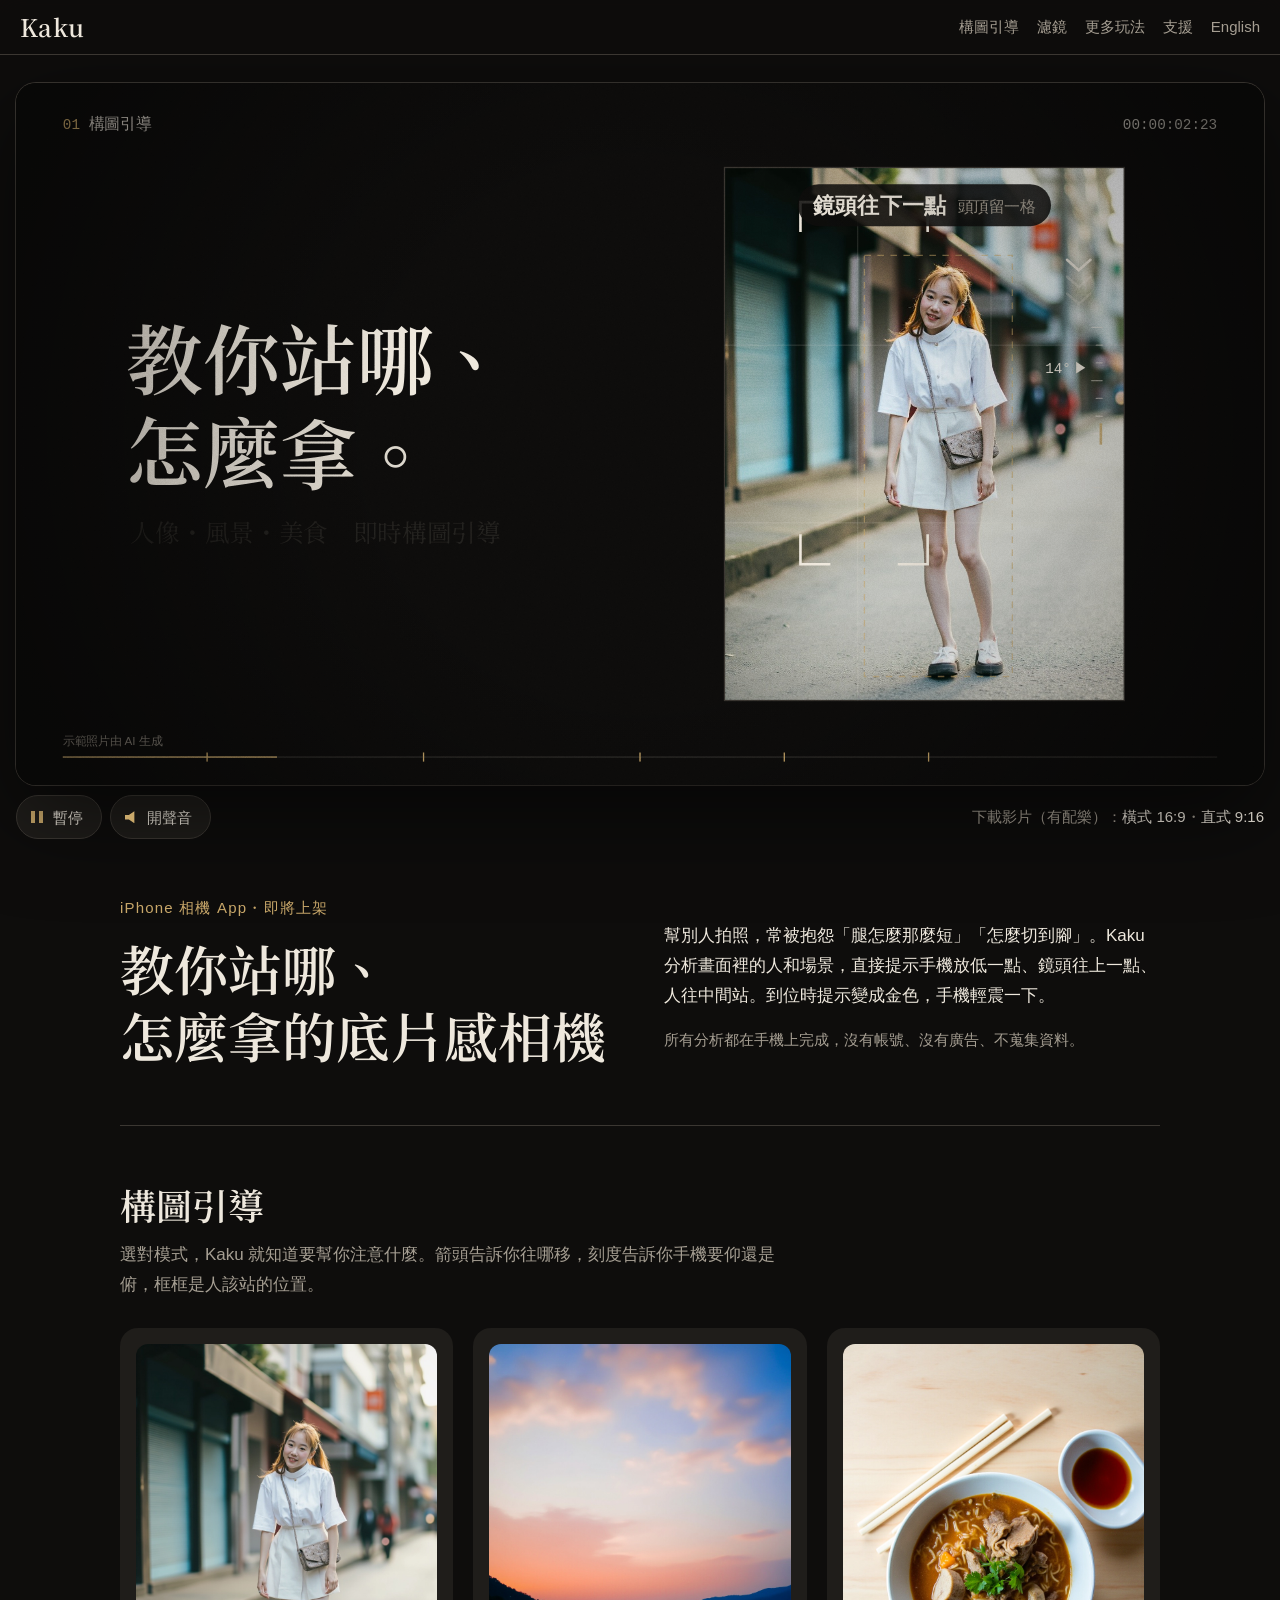
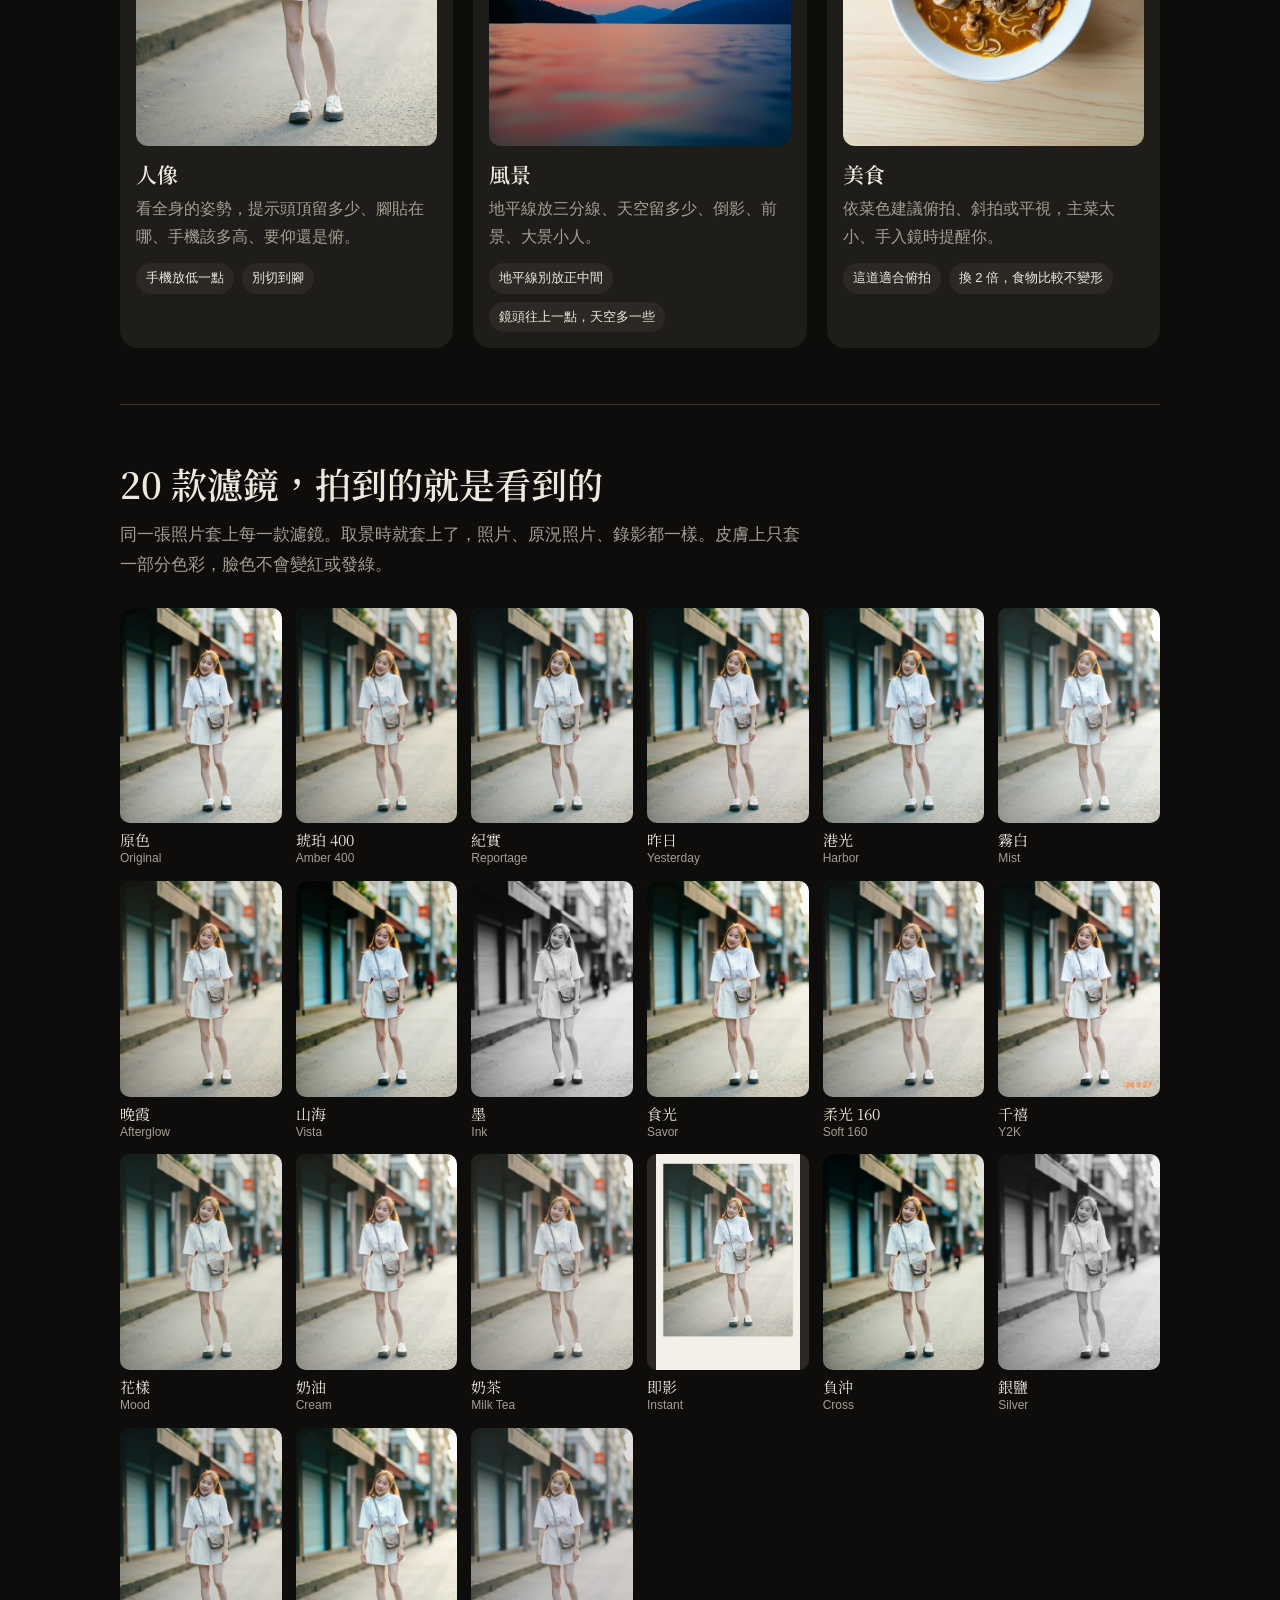
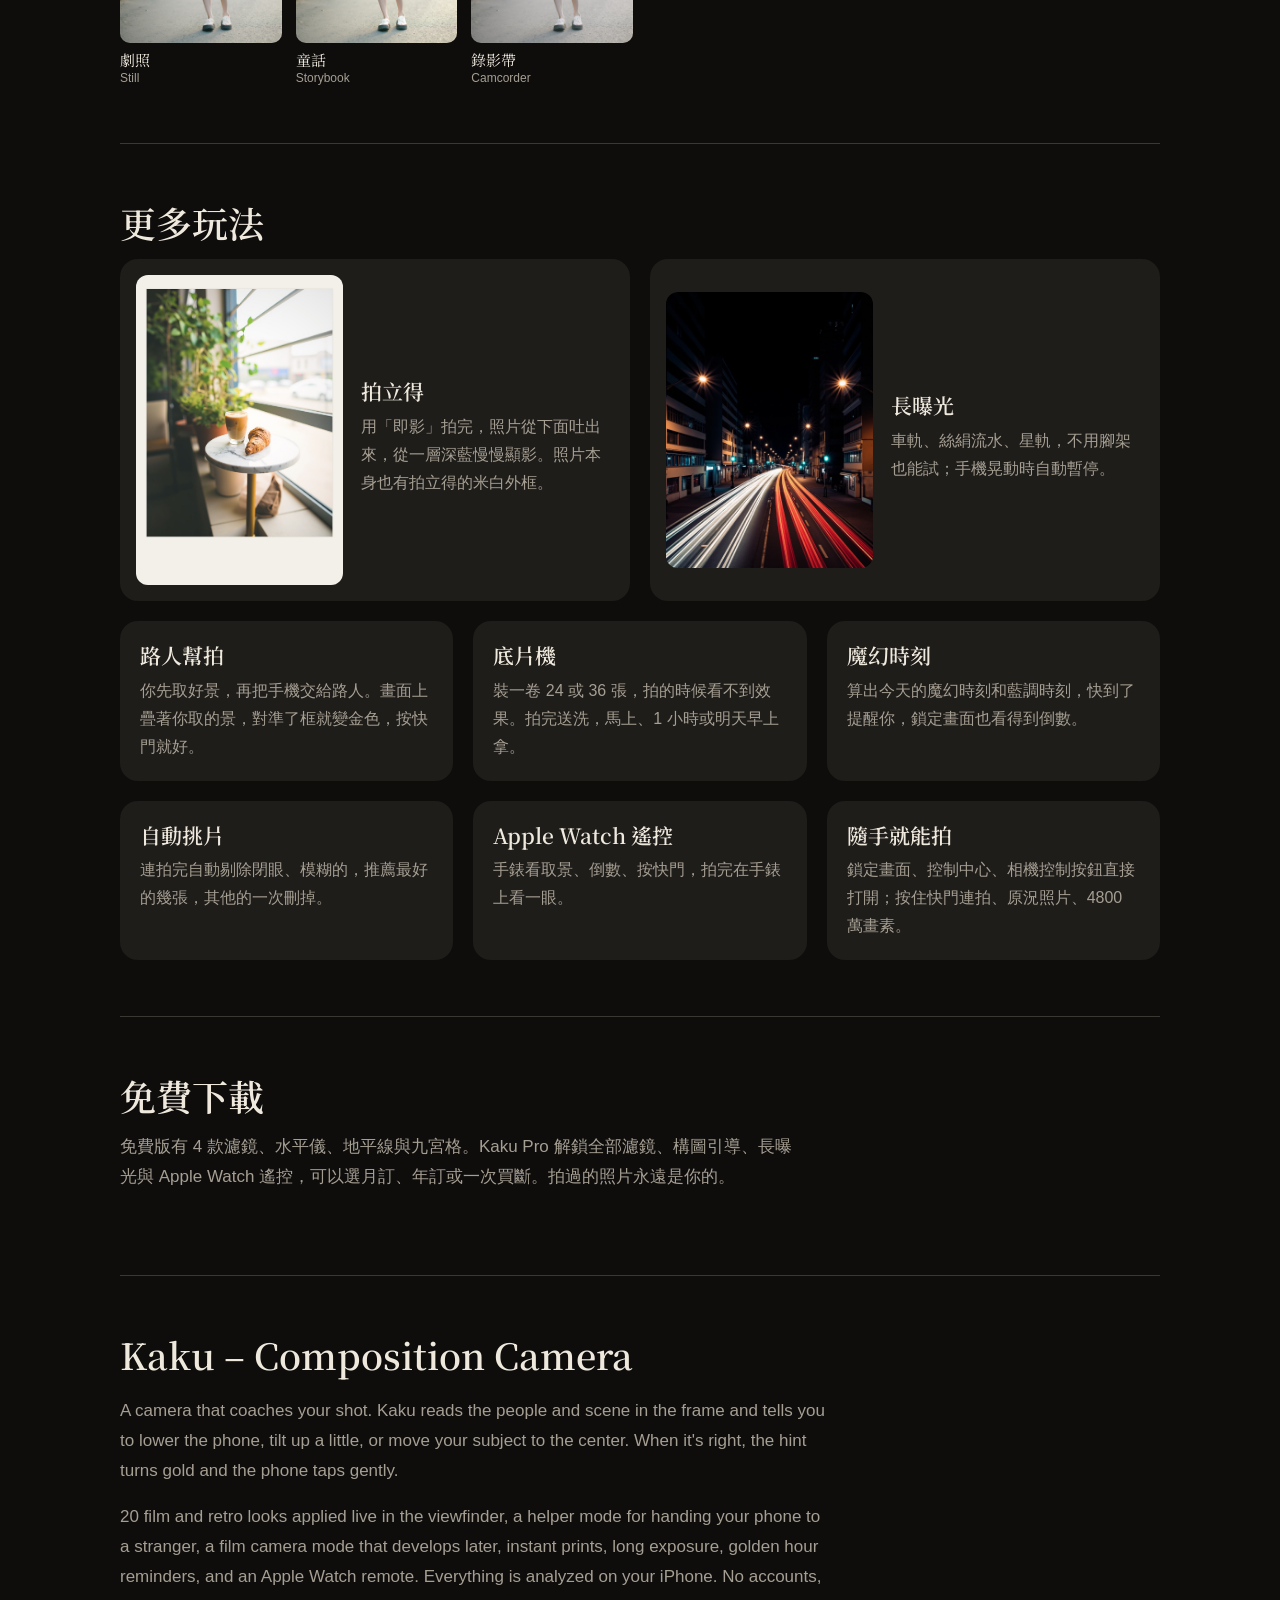
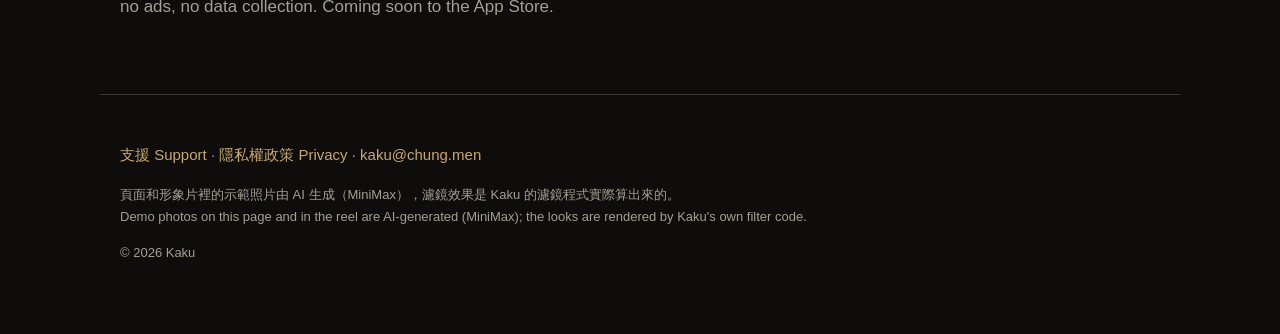
<file: index.html>
<!doctype html>
<html lang="zh-Hant">
<head>
<meta charset="utf-8">
<meta name="viewport" content="width=device-width, initial-scale=1">
<title>Kaku 構圖相機</title>
<meta name="description" content="教你站哪、怎麼拿的底片感相機。構圖引導、20 款底片與復古濾鏡、路人幫拍、底片機、拍立得。">
<link rel="preconnect" href="https://fonts.googleapis.com">
<link rel="preconnect" href="https://fonts.gstatic.com" crossorigin>
<link href="https://fonts.googleapis.com/css2?family=Noto+Serif+TC:wght@400;600&display=swap" rel="stylesheet">
<link rel="stylesheet" href="home.css">
</head>
<body>

<header class="bar">
  <a class="wordmark" href="#">Kaku</a>
  <nav>
    <a href="#guide">構圖引導</a>
    <a href="#looks">濾鏡</a>
    <a href="#more">更多玩法</a>
    <a href="support.html">支援</a>
    <a href="#en" lang="en">English</a>
  </nav>
</header>

<section class="reel" aria-label="形象片">
  <div class="reel-frame">
    <canvas id="reel" width="1920" height="1080" role="img" aria-label="Kaku 的 15 秒形象動畫：構圖引導提示到位時變成金色，20 款濾鏡一款款換過，拍立得吐出來慢慢顯影，底片機張數倒數，魔幻時刻的夕陽和動態島倒數，夜裡的長曝光車軌。"></canvas>
  </div>
  <div class="reel-controls">
    <div class="buttons">
      <button id="reel-toggle" type="button" aria-controls="reel"><span aria-hidden="true" class="icon"></span><span class="label">暫停</span></button>
      <button id="reel-sound" type="button" aria-pressed="false"><span aria-hidden="true" class="icon speaker"></span><span class="label">開聲音</span></button>
    </div>
    <p class="downloads">下載影片（有配樂）：<a href="reel.mp4" download="kaku-reel.mp4">橫式 16:9</a>・<a href="reel-vertical.mp4" download="kaku-reel-vertical.mp4">直式 9:16</a></p>
  </div>
</section>

<main>

<section class="hero">
  <div>
    <p class="eyebrow">iPhone 相機 App・即將上架</p>
    <h1>教你站哪、<br>怎麼拿的底片感相機</h1>
  </div>
  <div class="hero-text">
    <p>幫別人拍照，常被抱怨「腿怎麼那麼短」「怎麼切到腳」。Kaku 分析畫面裡的人和場景，直接提示手機放低一點、鏡頭往上一點、人往中間站。到位時提示變成金色，手機輕震一下。</p>
    <p class="note">所有分析都在手機上完成，沒有帳號、沒有廣告、不蒐集資料。</p>
  </div>
</section>

<section id="guide" class="block">
  <h2>構圖引導</h2>
  <p class="lead">選對模式，Kaku 就知道要幫你注意什麼。箭頭告訴你往哪移，刻度告訴你手機要仰還是俯，框框是人該站的位置。</p>
  <div class="cards three">
    <article class="card">
      <img src="img/portrait.jpg" alt="全身人像" loading="lazy" width="900" height="1200">
      <h3>人像</h3>
      <p>看全身的姿勢，提示頭頂留多少、腳貼在哪、手機該多高、要仰還是俯。</p>
      <ul class="hints"><li>手機放低一點</li><li>別切到腳</li></ul>
    </article>
    <article class="card">
      <img src="img/landscape.jpg" alt="湖面夕陽" loading="lazy" width="900" height="1200">
      <h3>風景</h3>
      <p>地平線放三分線、天空留多少、倒影、前景、大景小人。</p>
      <ul class="hints"><li>地平線別放正中間</li><li>鏡頭往上一點，天空多一些</li></ul>
    </article>
    <article class="card">
      <img src="img/food.jpg" alt="俯拍的牛肉麵" loading="lazy" width="900" height="1200">
      <h3>美食</h3>
      <p>依菜色建議俯拍、斜拍或平視，主菜太小、手入鏡時提醒你。</p>
      <ul class="hints"><li>這道適合俯拍</li><li>換 2 倍，食物比較不變形</li></ul>
    </article>
  </div>
</section>

<section id="looks" class="block">
  <h2>20 款濾鏡，拍到的就是看到的</h2>
  <p class="lead">同一張照片套上每一款濾鏡。取景時就套上了，照片、原況照片、錄影都一樣。皮膚上只套一部分色彩，臉色不會變紅或發綠。</p>
  <div class="looks">
    <figure><img src="looks/original.jpg" alt="原色（Original）" loading="lazy" width="720" height="960"><figcaption>原色<span lang="en">Original</span></figcaption></figure>
    <figure><img src="looks/amber400.jpg" alt="琥珀 400（Amber 400）" loading="lazy" width="720" height="960"><figcaption>琥珀 400<span lang="en">Amber 400</span></figcaption></figure>
    <figure><img src="looks/reportage.jpg" alt="紀實（Reportage）" loading="lazy" width="720" height="960"><figcaption>紀實<span lang="en">Reportage</span></figcaption></figure>
    <figure><img src="looks/yesterday.jpg" alt="昨日（Yesterday）" loading="lazy" width="720" height="960"><figcaption>昨日<span lang="en">Yesterday</span></figcaption></figure>
    <figure><img src="looks/harbor.jpg" alt="港光（Harbor）" loading="lazy" width="720" height="960"><figcaption>港光<span lang="en">Harbor</span></figcaption></figure>
    <figure><img src="looks/mist.jpg" alt="霧白（Mist）" loading="lazy" width="720" height="960"><figcaption>霧白<span lang="en">Mist</span></figcaption></figure>
    <figure><img src="looks/afterglow.jpg" alt="晚霞（Afterglow）" loading="lazy" width="720" height="960"><figcaption>晚霞<span lang="en">Afterglow</span></figcaption></figure>
    <figure><img src="looks/vista.jpg" alt="山海（Vista）" loading="lazy" width="720" height="960"><figcaption>山海<span lang="en">Vista</span></figcaption></figure>
    <figure><img src="looks/ink.jpg" alt="墨（Ink）" loading="lazy" width="720" height="960"><figcaption>墨<span lang="en">Ink</span></figcaption></figure>
    <figure><img src="looks/savor.jpg" alt="食光（Savor）" loading="lazy" width="720" height="960"><figcaption>食光<span lang="en">Savor</span></figcaption></figure>
    <figure><img src="looks/soft160.jpg" alt="柔光 160（Soft 160）" loading="lazy" width="720" height="960"><figcaption>柔光 160<span lang="en">Soft 160</span></figcaption></figure>
    <figure><img src="looks/y2k.jpg" alt="千禧（Y2K）" loading="lazy" width="720" height="960"><figcaption>千禧<span lang="en">Y2K</span></figcaption></figure>
    <figure><img src="looks/mood.jpg" alt="花樣（Mood）" loading="lazy" width="720" height="960"><figcaption>花樣<span lang="en">Mood</span></figcaption></figure>
    <figure><img src="looks/cream.jpg" alt="奶油（Cream）" loading="lazy" width="720" height="960"><figcaption>奶油<span lang="en">Cream</span></figcaption></figure>
    <figure><img src="looks/milktea.jpg" alt="奶茶（Milk Tea）" loading="lazy" width="720" height="960"><figcaption>奶茶<span lang="en">Milk Tea</span></figcaption></figure>
    <figure><img src="looks/instant.jpg" alt="即影（Instant）" loading="lazy" width="720" height="960"><figcaption>即影<span lang="en">Instant</span></figcaption></figure>
    <figure><img src="looks/cross.jpg" alt="負沖（Cross）" loading="lazy" width="720" height="960"><figcaption>負沖<span lang="en">Cross</span></figcaption></figure>
    <figure><img src="looks/silver.jpg" alt="銀鹽（Silver）" loading="lazy" width="720" height="960"><figcaption>銀鹽<span lang="en">Silver</span></figcaption></figure>
    <figure><img src="looks/still.jpg" alt="劇照（Still）" loading="lazy" width="720" height="960"><figcaption>劇照<span lang="en">Still</span></figcaption></figure>
    <figure><img src="looks/storybook.jpg" alt="童話（Storybook）" loading="lazy" width="720" height="960"><figcaption>童話<span lang="en">Storybook</span></figcaption></figure>
    <figure><img src="looks/camcorder.jpg" alt="錄影帶（Camcorder）" loading="lazy" width="720" height="960"><figcaption>錄影帶<span lang="en">Camcorder</span></figcaption></figure>
  </div>
</section>

<section id="more" class="block">
  <h2>更多玩法</h2>
  <div class="cards two">
    <article class="card wide">
      <img src="img/instant.jpg" alt="拍立得外框的咖啡照片" loading="lazy" width="1002" height="1502">
      <div>
        <h3>拍立得</h3>
        <p>用「即影」拍完，照片從下面吐出來，從一層深藍慢慢顯影。照片本身也有拍立得的米白外框。</p>
      </div>
    </article>
    <article class="card wide">
      <img src="img/trails.jpg" alt="夜晚街道的車軌" loading="lazy" width="900" height="1200">
      <div>
        <h3>長曝光</h3>
        <p>車軌、絲絹流水、星軌，不用腳架也能試；手機晃動時自動暫停。</p>
      </div>
    </article>
  </div>
  <div class="cards three text">
    <article class="card">
      <h3>路人幫拍</h3>
      <p>你先取好景，再把手機交給路人。畫面上疊著你取的景，對準了框就變金色，按快門就好。</p>
    </article>
    <article class="card">
      <h3>底片機</h3>
      <p>裝一卷 24 或 36 張，拍的時候看不到效果。拍完送洗，馬上、1 小時或明天早上拿。</p>
    </article>
    <article class="card">
      <h3>魔幻時刻</h3>
      <p>算出今天的魔幻時刻和藍調時刻，快到了提醒你，鎖定畫面也看得到倒數。</p>
    </article>
    <article class="card">
      <h3>自動挑片</h3>
      <p>連拍完自動剔除閉眼、模糊的，推薦最好的幾張，其他的一次刪掉。</p>
    </article>
    <article class="card">
      <h3>Apple Watch 遙控</h3>
      <p>手錶看取景、倒數、按快門，拍完在手錶上看一眼。</p>
    </article>
    <article class="card">
      <h3>隨手就能拍</h3>
      <p>鎖定畫面、控制中心、相機控制按鈕直接打開；按住快門連拍、原況照片、4800 萬畫素。</p>
    </article>
  </div>
</section>

<section class="block plans">
  <h2>免費下載</h2>
  <p class="lead">免費版有 4 款濾鏡、水平儀、地平線與九宮格。Kaku Pro 解鎖全部濾鏡、構圖引導、長曝光與 Apple Watch 遙控，可以選月訂、年訂或一次買斷。拍過的照片永遠是你的。</p>
</section>

<section id="en" class="block english" lang="en">
  <h2>Kaku – Composition Camera</h2>
  <p>A camera that coaches your shot. Kaku reads the people and scene in the frame and tells you to lower the phone, tilt up a little, or move your subject to the center. When it's right, the hint turns gold and the phone taps gently.</p>
  <p>20 film and retro looks applied live in the viewfinder, a helper mode for handing your phone to a stranger, a film camera mode that develops later, instant prints, long exposure, golden hour reminders, and an Apple Watch remote. Everything is analyzed on your iPhone. No accounts, no ads, no data collection. Coming soon to the App Store.</p>
</section>

</main>

<footer class="foot">
  <p><a href="support.html">支援 Support</a> · <a href="privacy.html">隱私權政策 Privacy</a> · <a href="mailto:kaku@chung.men">kaku@chung.men</a></p>
  <p class="small">頁面和形象片裡的示範照片由 AI 生成（MiniMax），濾鏡效果是 Kaku 的濾鏡程式實際算出來的。<br lang="en">Demo photos on this page and in the reel are AI-generated (MiniMax); the looks are rendered by Kaku's own filter code.</p>
  <p class="small">© 2026 Kaku</p>
</footer>

<script src="reel.js"></script>
<script>
(() => {
  const canvas = document.getElementById('reel');
  const button = document.getElementById('reel-toggle');
  const sound = document.getElementById('reel-sound');
  // 手機直拿時換成直式（跟 home.css 的 media query 一樣）。
  const portrait = matchMedia('(orientation: portrait) and (max-width: 600px)');
  const reel = KakuReel.mount(canvas, { orientation: () => (portrait.matches ? 'portrait' : 'landscape') });
  portrait.addEventListener('change', () => reel.resize());

  // 配樂：按了才載入、才播。播的時候畫面改用音樂的時間，兩邊才會一直對在拍子上。
  const audio = new Audio('reel-audio.m4a');
  audio.loop = true;
  audio.preload = 'none';
  let soundOn = false;
  const startAudio = () => {
    audio.currentTime = reel.time;
    audio.play().then(() => reel.setClock(() => audio.currentTime)).catch(() => { soundOn = false; sync(); });
  };
  const stopAudio = () => { reel.setClock(null); audio.pause(); };
  const play = () => { reel.play(); if (soundOn) startAudio(); };
  const pause = () => { reel.pause(); if (soundOn) stopAudio(); };

  // 使用者按了暫停就一直停著；否則捲出畫面時自動停、捲回來再播，省電。
  let held = matchMedia('(prefers-reduced-motion: reduce)').matches;
  const sync = () => {
    button.querySelector('.label').textContent = reel.playing ? '暫停' : '播放';
    button.dataset.state = reel.playing ? 'playing' : 'paused';
    sound.querySelector('.label').textContent = soundOn ? '關聲音' : '開聲音';
    sound.setAttribute('aria-pressed', String(soundOn));
  };
  button.addEventListener('click', () => {
    if (reel.playing) { pause(); held = true; } else { play(); held = false; }
    sync();
  });
  sound.addEventListener('click', () => {
    soundOn = !soundOn;
    if (soundOn) { held = false; if (reel.playing) startAudio(); else play(); } else stopAudio();
    sync();
  });
  new IntersectionObserver(([entry]) => {
    if (held) return;
    entry.isIntersecting ? play() : pause();
    sync();
  }, { threshold: 0.2 }).observe(canvas);
  sync();
})();
</script>
</body>
</html>
</file>
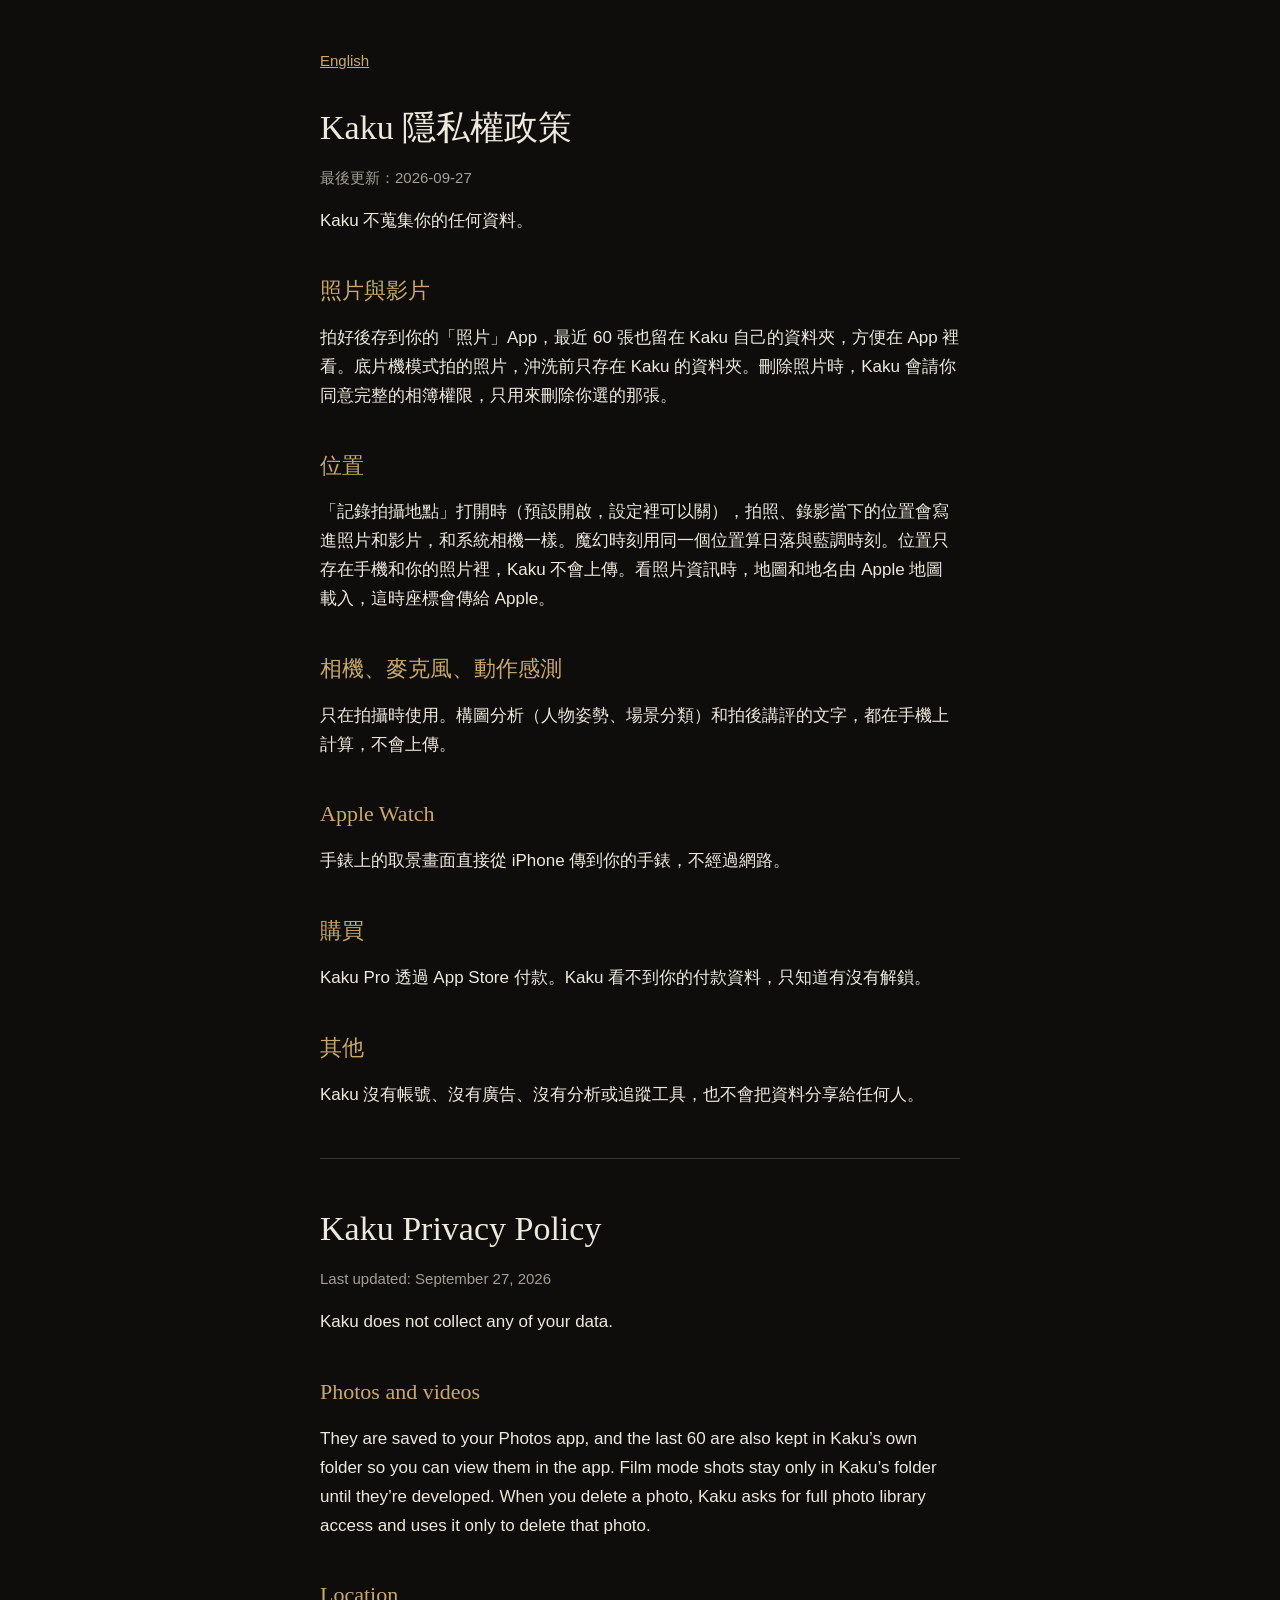
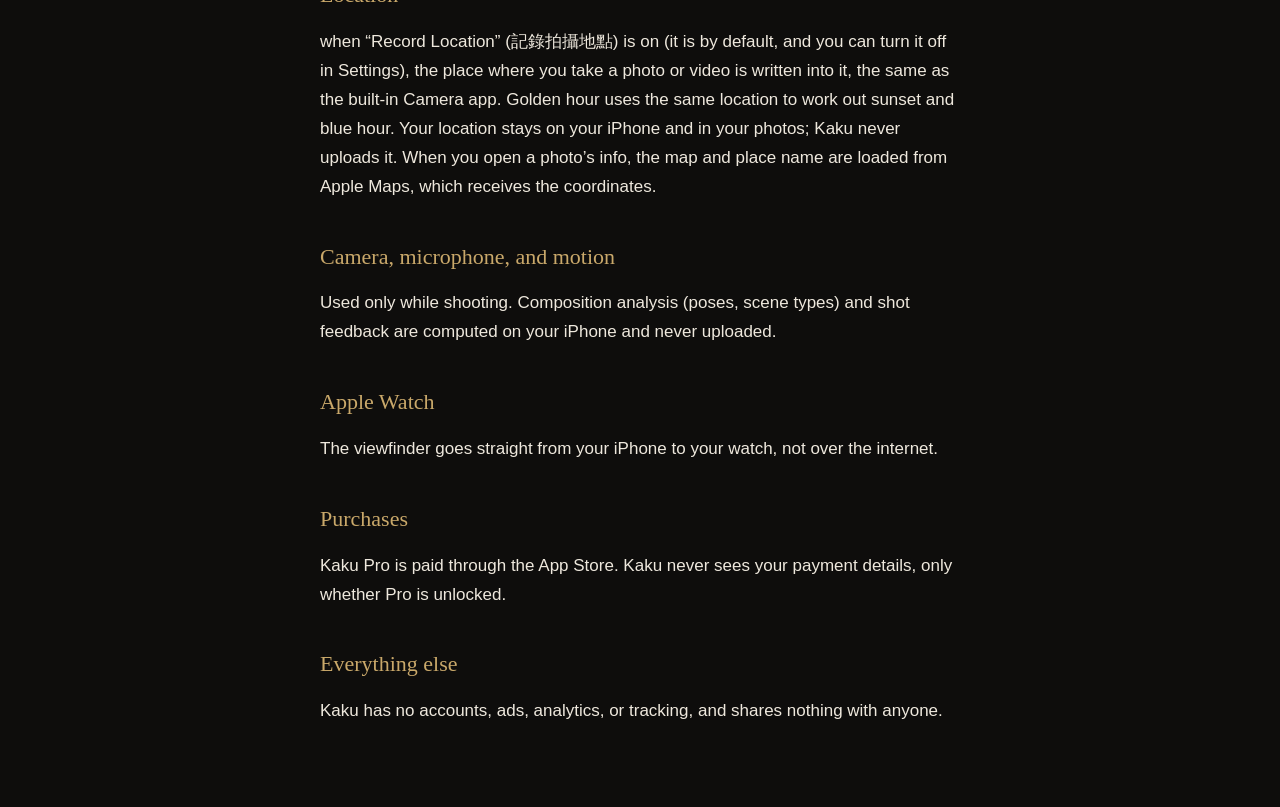
<file: privacy.html>
<!doctype html>
<html lang="zh-Hant">
<head>
<meta charset="utf-8">
<meta name="viewport" content="width=device-width, initial-scale=1">
<title>Kaku 隱私權政策</title>
<link rel="stylesheet" href="style.css">
</head>
<body>
<main>
<nav><a href="#en">English</a></nav>
<h1>Kaku 隱私權政策</h1>
<p class="muted">最後更新：2026-09-27</p>

<p>Kaku 不蒐集你的任何資料。</p>

<h2>照片與影片</h2>
<p>拍好後存到你的「照片」App，最近 60 張也留在 Kaku 自己的資料夾，方便在 App 裡看。底片機模式拍的照片，沖洗前只存在 Kaku 的資料夾。刪除照片時，Kaku 會請你同意完整的相簿權限，只用來刪除你選的那張。</p>

<h2>位置</h2>
<p>「記錄拍攝地點」打開時（預設開啟，設定裡可以關），拍照、錄影當下的位置會寫進照片和影片，和系統相機一樣。魔幻時刻用同一個位置算日落與藍調時刻。位置只存在手機和你的照片裡，Kaku 不會上傳。看照片資訊時，地圖和地名由 Apple 地圖載入，這時座標會傳給 Apple。</p>

<h2>相機、麥克風、動作感測</h2>
<p>只在拍攝時使用。構圖分析（人物姿勢、場景分類）和拍後講評的文字，都在手機上計算，不會上傳。</p>

<h2>Apple Watch</h2>
<p>手錶上的取景畫面直接從 iPhone 傳到你的手錶，不經過網路。</p>

<h2>購買</h2>
<p>Kaku Pro 透過 App Store 付款。Kaku 看不到你的付款資料，只知道有沒有解鎖。</p>

<h2>其他</h2>
<p>Kaku 沒有帳號、沒有廣告、沒有分析或追蹤工具，也不會把資料分享給任何人。</p>

<hr>

<h1 id="en">Kaku Privacy Policy</h1>
<p class="muted">Last updated: September 27, 2026</p>

<p>Kaku does not collect any of your data.</p>

<h2>Photos and videos</h2>
<p>They are saved to your Photos app, and the last 60 are also kept in Kaku’s own folder so you can view them in the app. Film mode shots stay only in Kaku’s folder until they’re developed. When you delete a photo, Kaku asks for full photo library access and uses it only to delete that photo.</p>

<h2>Location</h2>
<p>when “Record Location” (記錄拍攝地點) is on (it is by default, and you can turn it off in Settings), the place where you take a photo or video is written into it, the same as the built-in Camera app. Golden hour uses the same location to work out sunset and blue hour. Your location stays on your iPhone and in your photos; Kaku never uploads it. When you open a photo’s info, the map and place name are loaded from Apple Maps, which receives the coordinates.</p>

<h2>Camera, microphone, and motion</h2>
<p>Used only while shooting. Composition analysis (poses, scene types) and shot feedback are computed on your iPhone and never uploaded.</p>

<h2>Apple Watch</h2>
<p>The viewfinder goes straight from your iPhone to your watch, not over the internet.</p>

<h2>Purchases</h2>
<p>Kaku Pro is paid through the App Store. Kaku never sees your payment details, only whether Pro is unlocked.</p>

<h2>Everything else</h2>
<p>Kaku has no accounts, ads, analytics, or tracking, and shares nothing with anyone.</p>
</main>
</body>
</html>
</file>
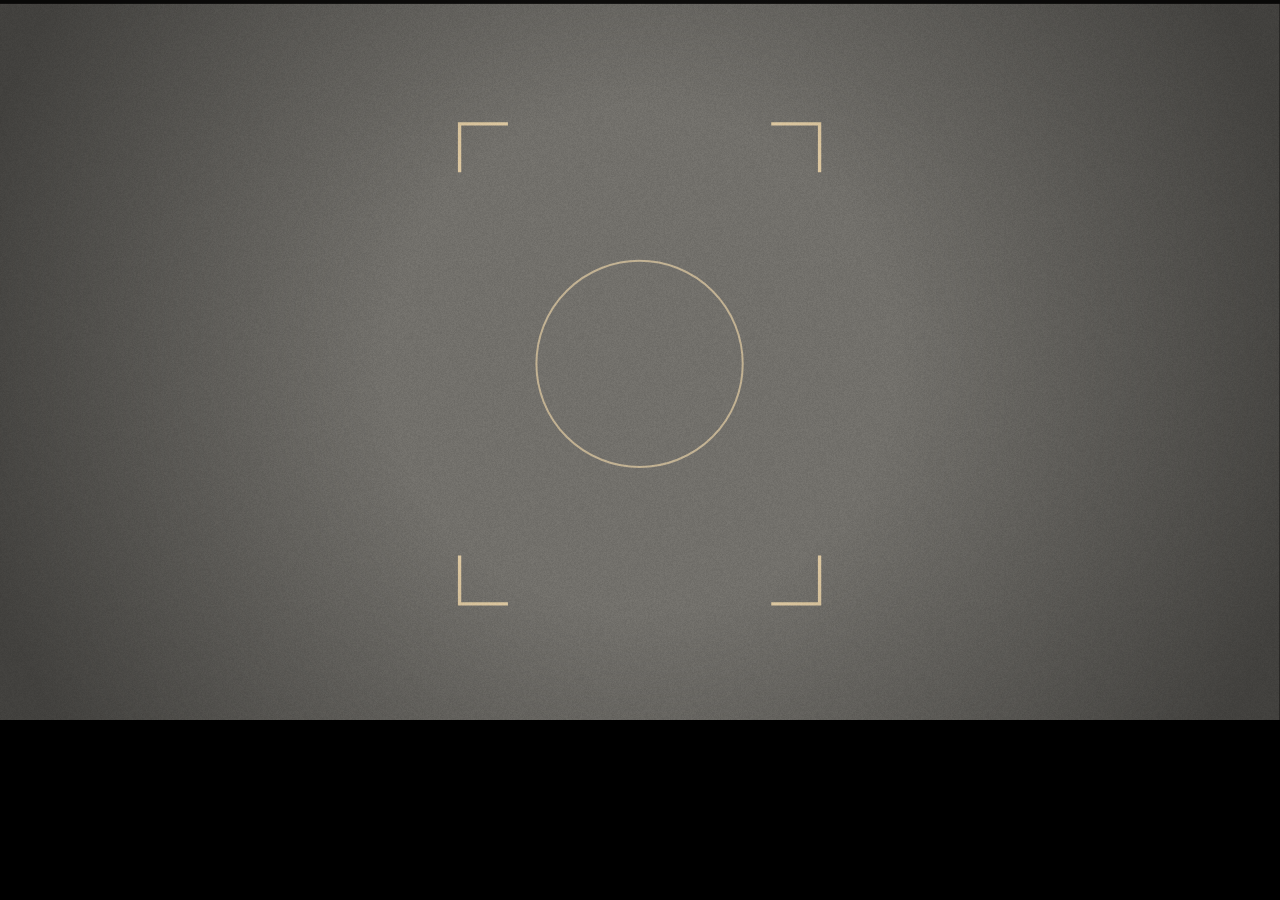
<file: reel.html>
<!doctype html>
<html lang="zh-Hant">
<head>
<meta charset="utf-8">
<meta name="viewport" content="width=device-width, initial-scale=1">
<title>Kaku 形象片</title>
<link rel="preconnect" href="https://fonts.googleapis.com">
<link rel="preconnect" href="https://fonts.gstatic.com" crossorigin>
<link href="https://fonts.googleapis.com/css2?family=Noto+Serif+TC:wght@400;600&display=swap" rel="stylesheet">
<style>
  html, body { margin: 0; background: #000; }
  canvas { display: block; width: 100vw; max-width: 1920px; aspect-ratio: 16 / 9; margin: 0 auto; }
  canvas.portrait { width: min(100vw, calc(100vh * 9 / 16)); aspect-ratio: 9 / 16; }
</style>
</head>
<body>
<canvas id="reel" width="1920" height="1080" aria-label="Kaku 的 15 秒形象動畫"></canvas>
<script src="reel.js"></script>
<script>
  // ?orient=portrait 看直式；?export=1 給逐格輸出工具用。
  const canvas = document.getElementById('reel');
  if (new URLSearchParams(location.search).get('orient') === 'portrait') canvas.classList.add('portrait');
  window.reel = KakuReel.mount(canvas);
</script>
</body>
</html>
</file>
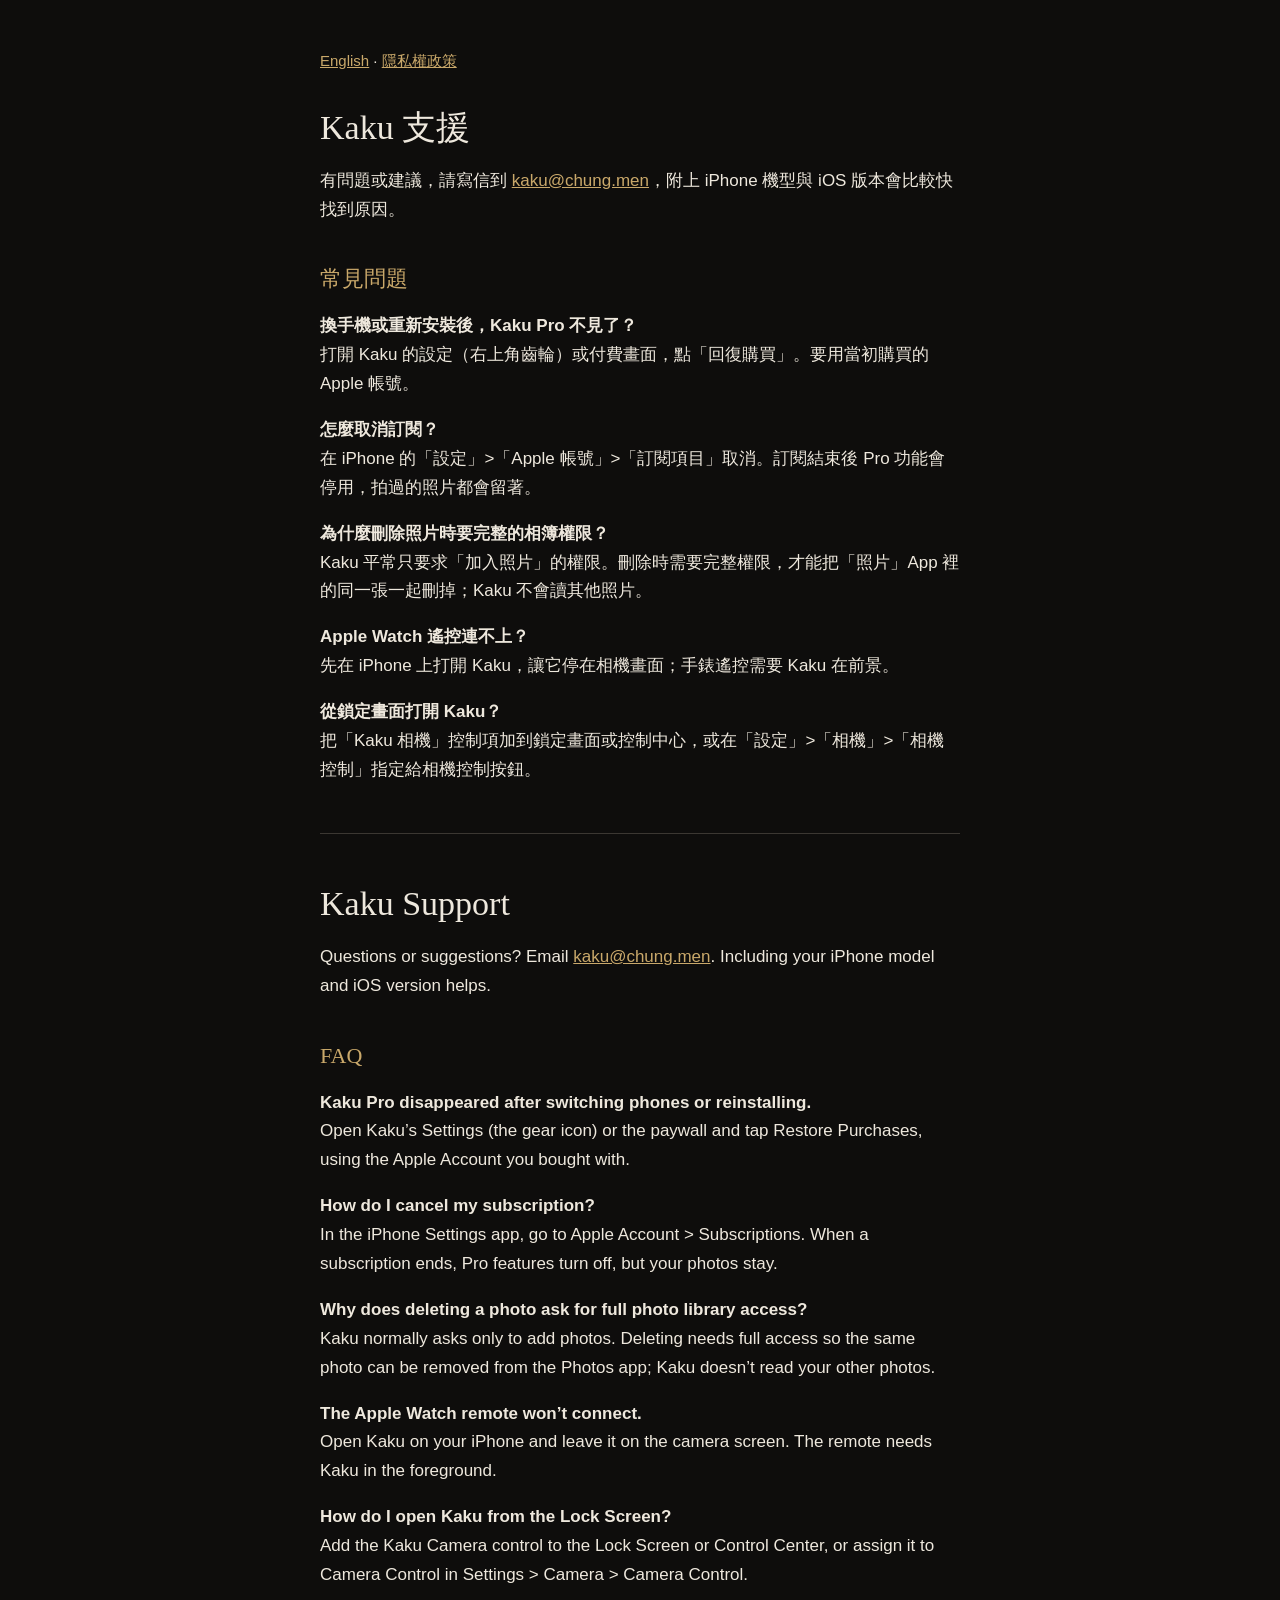
<file: support.html>
<!doctype html>
<html lang="zh-Hant">
<head>
<meta charset="utf-8">
<meta name="viewport" content="width=device-width, initial-scale=1">
<title>Kaku 支援</title>
<link rel="stylesheet" href="style.css">
</head>
<body>
<main>
<nav><a href="#en">English</a> · <a href="privacy.html">隱私權政策</a></nav>
<h1>Kaku 支援</h1>

<p>有問題或建議，請寫信到 <a href="mailto:kaku@chung.men">kaku@chung.men</a>，附上 iPhone 機型與 iOS 版本會比較快找到原因。</p>

<h2>常見問題</h2>

<p><strong>換手機或重新安裝後，Kaku Pro 不見了？</strong><br>
打開 Kaku 的設定（右上角齒輪）或付費畫面，點「回復購買」。要用當初購買的 Apple 帳號。</p>

<p><strong>怎麼取消訂閱？</strong><br>
在 iPhone 的「設定」>「Apple 帳號」>「訂閱項目」取消。訂閱結束後 Pro 功能會停用，拍過的照片都會留著。</p>

<p><strong>為什麼刪除照片時要完整的相簿權限？</strong><br>
Kaku 平常只要求「加入照片」的權限。刪除時需要完整權限，才能把「照片」App 裡的同一張一起刪掉；Kaku 不會讀其他照片。</p>

<p><strong>Apple Watch 遙控連不上？</strong><br>
先在 iPhone 上打開 Kaku，讓它停在相機畫面；手錶遙控需要 Kaku 在前景。</p>

<p><strong>從鎖定畫面打開 Kaku？</strong><br>
把「Kaku 相機」控制項加到鎖定畫面或控制中心，或在「設定」>「相機」>「相機控制」指定給相機控制按鈕。</p>

<hr>

<h1 id="en">Kaku Support</h1>

<p>Questions or suggestions? Email <a href="mailto:kaku@chung.men">kaku@chung.men</a>. Including your iPhone model and iOS version helps.</p>

<h2>FAQ</h2>

<p><strong>Kaku Pro disappeared after switching phones or reinstalling.</strong><br>
Open Kaku’s Settings (the gear icon) or the paywall and tap Restore Purchases, using the Apple Account you bought with.</p>

<p><strong>How do I cancel my subscription?</strong><br>
In the iPhone Settings app, go to Apple Account &gt; Subscriptions. When a subscription ends, Pro features turn off, but your photos stay.</p>

<p><strong>Why does deleting a photo ask for full photo library access?</strong><br>
Kaku normally asks only to add photos. Deleting needs full access so the same photo can be removed from the Photos app; Kaku doesn’t read your other photos.</p>

<p><strong>The Apple Watch remote won’t connect.</strong><br>
Open Kaku on your iPhone and leave it on the camera screen. The remote needs Kaku in the foreground.</p>

<p><strong>How do I open Kaku from the Lock Screen?</strong><br>
Add the Kaku Camera control to the Lock Screen or Control Center, or assign it to Camera Control in Settings &gt; Camera &gt; Camera Control.</p>
</main>
</body>
</html>
</file>
<file: home.css>
:root {
  --ink: #0e0d0c; --ink2: #151412; --char: #1f1d1a; --stone: #2c2925; --line: #3b3732;
  --paper: #eee8dd; --ash: #a59e92; --brass: #c9a86a;
  --serif: "Noto Serif TC", "Songti TC", serif;
  --sans: -apple-system, BlinkMacSystemFont, "PingFang TC", "Noto Sans TC", sans-serif;
}
* { box-sizing: border-box; }
html { scroll-behavior: smooth; }
body { margin: 0; background: var(--ink); color: var(--paper); font: 17px/1.75 var(--sans); -webkit-font-smoothing: antialiased; }
img { display: block; max-width: 100%; height: auto; }
a { color: var(--brass); text-decoration: none; }
a:hover { text-decoration: underline; }

.bar { position: sticky; top: 0; z-index: 10; display: flex; align-items: center; justify-content: space-between; gap: 16px;
  padding: 14px 20px; background: rgba(14, 13, 12, 0.86); backdrop-filter: blur(12px); border-bottom: 1px solid var(--line); }
.wordmark { font: 600 24px/1 var(--serif); color: var(--paper); letter-spacing: 0.02em; }
.bar nav { display: flex; gap: 18px; flex-wrap: wrap; font-size: 15px; }
.bar nav a { color: var(--ash); }
.bar nav a:hover { color: var(--paper); text-decoration: none; }

main { max-width: 1080px; margin: 0 auto; padding: 0 20px; }

.reel { width: min(1320px, calc(100% - 32px)); margin: 28px auto 0; }
.reel-frame { position: relative; aspect-ratio: 16 / 9; border-radius: 20px; overflow: hidden;
  background: #000 url(reel-poster.jpg) center / cover; box-shadow: 0 30px 90px rgba(0, 0, 0, 0.55), 0 0 0 1px var(--line); }
.reel-frame canvas { display: block; width: 100%; height: 100%; }
.reel-controls { display: flex; align-items: center; justify-content: space-between; gap: 16px; margin-top: 10px; font-size: 15px; }
.reel-controls button { display: inline-flex; align-items: center; gap: 10px; min-height: 44px; padding: 0 18px 0 14px;
  font: 500 15px/1 var(--sans); color: var(--paper); background: var(--char); border: 1px solid var(--line); border-radius: 999px; cursor: pointer; }
.reel-controls button:hover { border-color: var(--brass); }
.reel-controls button:focus-visible, .reel-controls a:focus-visible { outline: 2px solid var(--brass); outline-offset: 3px; }
.reel-controls .buttons { display: flex; gap: 8px; }
.reel-controls .icon { width: 12px; height: 12px; background: var(--brass); }
.reel-controls .icon.speaker { clip-path: polygon(0 32%, 32% 32%, 78% 0, 78% 100%, 32% 68%, 0 68%); }
.reel-controls [aria-pressed="true"] { border-color: var(--brass); }
.reel-controls [data-state="playing"] .icon { background: linear-gradient(90deg, var(--brass) 0 35%, transparent 35% 65%, var(--brass) 65%); }
.reel-controls [data-state="paused"] .icon { clip-path: polygon(10% 0, 100% 50%, 10% 100%); }
.reel-controls .downloads { margin: 0; color: var(--ash); text-align: right; }
.reel-controls a { color: var(--paper); }
.reel-controls a:hover { color: var(--brass); }
.hero { display: grid; grid-template-columns: 1fr 1fr; gap: 48px; align-items: end; padding: 56px 0; }
.hero h1 { margin: 0; }
.eyebrow { color: var(--brass); font-size: 15px; letter-spacing: 0.08em; margin: 0 0 12px; }
h1 { font: 600 clamp(34px, 5vw, 54px)/1.25 var(--serif); margin: 0 0 20px; }
h2 { font: 600 clamp(26px, 3.4vw, 36px)/1.3 var(--serif); margin: 0 0 12px; }
h3 { font: 600 21px/1.4 var(--serif); margin: 14px 0 6px; }
.hero-text p { color: var(--paper); max-width: 34em; }
.note { color: var(--ash) !important; font-size: 15px; }


.block { padding: 56px 0; border-top: 1px solid var(--line); }
.lead { color: var(--ash); max-width: 40em; margin: 0 0 28px; }

.cards { display: grid; gap: 20px; }
.cards.three { grid-template-columns: repeat(3, 1fr); }
.cards.two { grid-template-columns: repeat(2, 1fr); margin-bottom: 20px; }
.card { background: var(--char); border-radius: 18px; padding: 16px; }
.card img { border-radius: 12px; aspect-ratio: 3 / 4; object-fit: cover; width: 100%; }
.card p { color: var(--ash); margin: 0; font-size: 16px; }
.card.wide { display: grid; grid-template-columns: 0.9fr 1.1fr; gap: 18px; align-items: center; }
.card.wide img { aspect-ratio: auto; object-fit: contain; background: var(--stone); }
.cards.text .card { padding: 20px; }
.cards.text h3 { margin-top: 0; }
.hints { list-style: none; padding: 0; margin: 12px 0 0; display: flex; flex-wrap: wrap; gap: 8px; }
.hints li { font-size: 13px; padding: 4px 10px; border-radius: 999px; background: var(--stone); color: var(--paper); }

.looks { display: grid; grid-template-columns: repeat(auto-fill, minmax(150px, 1fr)); gap: 14px; }
.looks figure { margin: 0; }
.looks img { border-radius: 10px; aspect-ratio: 3 / 4; width: 100%; object-fit: contain; background: var(--stone); }
.looks figcaption { font: 400 15px/1.4 var(--serif); margin-top: 6px; }
.looks figcaption span { display: block; font: 12px/1.4 var(--sans); color: var(--ash); }

.english p { color: var(--ash); max-width: 42em; }

.foot { max-width: 1080px; margin: 0 auto; padding: 32px 20px 56px; border-top: 1px solid var(--line); color: var(--ash); font-size: 15px; }
.small { font-size: 13px; }

@media (max-width: 820px) {
  .hero { grid-template-columns: 1fr; padding-top: 36px; gap: 20px; }
  .reel-frame { border-radius: 12px; }
  .cards.three { grid-template-columns: 1fr; }
  .cards.two { grid-template-columns: 1fr; }
  .card.wide { grid-template-columns: 1fr; }
  .bar nav { gap: 12px; font-size: 14px; }
}
@media (max-width: 480px) {
  .bar { flex-direction: column; align-items: flex-start; gap: 8px; }
  .looks { grid-template-columns: repeat(2, 1fr); }
  .reel { width: calc(100% - 32px); margin-top: 16px; }
  .reel-controls { font-size: 14px; }
}
/* 手機直拿：直式形象片，高度不超過一個畫面（扣掉頂欄與按鈕）。 */
@media (orientation: portrait) and (max-width: 600px) {
  .reel-frame { aspect-ratio: 9 / 16; width: min(100%, calc((100svh - 190px) * 9 / 16)); margin: 0 auto;
    background-image: url(reel-poster-portrait.jpg); }
  .reel-controls { flex-direction: column; align-items: stretch; gap: 6px; }
  .reel-controls .buttons { align-self: flex-start; }
  .reel-controls .downloads { text-align: left; }
}
</file>
<file: style.css>
:root { --ink: #0e0d0c; --paper: #eee8dd; --ash: #a59e92; --brass: #c9a86a; --line: #3b3732; }
* { box-sizing: border-box; }
body { margin: 0; background: var(--ink); color: var(--paper); font: 17px/1.7 -apple-system, "PingFang TC", "Noto Sans TC", sans-serif; }
main { max-width: 680px; margin: 0 auto; padding: 48px 20px 64px; }
h1 { font: 400 34px/1.3 "Noto Serif TC", "Songti TC", serif; margin: 0 0 8px; }
h2 { font: 400 22px/1.4 "Noto Serif TC", "Songti TC", serif; margin: 40px 0 8px; color: var(--brass); }
p, li { color: var(--paper); }
.muted { color: var(--ash); font-size: 15px; }
a { color: var(--brass); }
hr { border: 0; border-top: 1px solid var(--line); margin: 48px 0; }
nav { font-size: 15px; margin-bottom: 32px; }
</file>
